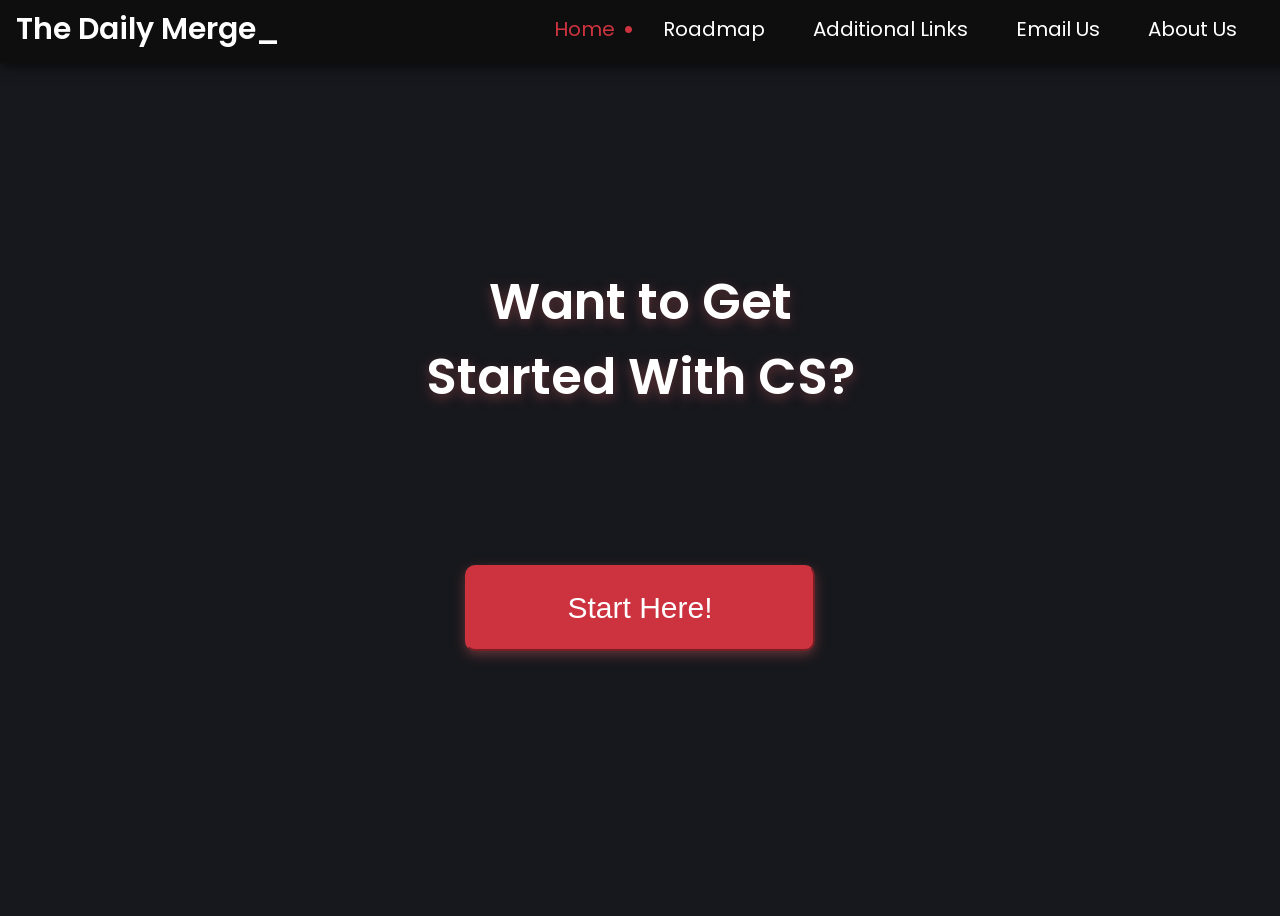
<file: index.html>
<!DOCTYPE html>
<html>
    <head>
        <meta http-equiv="refresh" content="0; url=Pages/homePage.html" />
    </head>
    <body>
        <h1>How to prepare to be a Computer Science Major:</h1>
        <p>Do a lot of CS stuff.</p>
    </body>
</html>
</file>
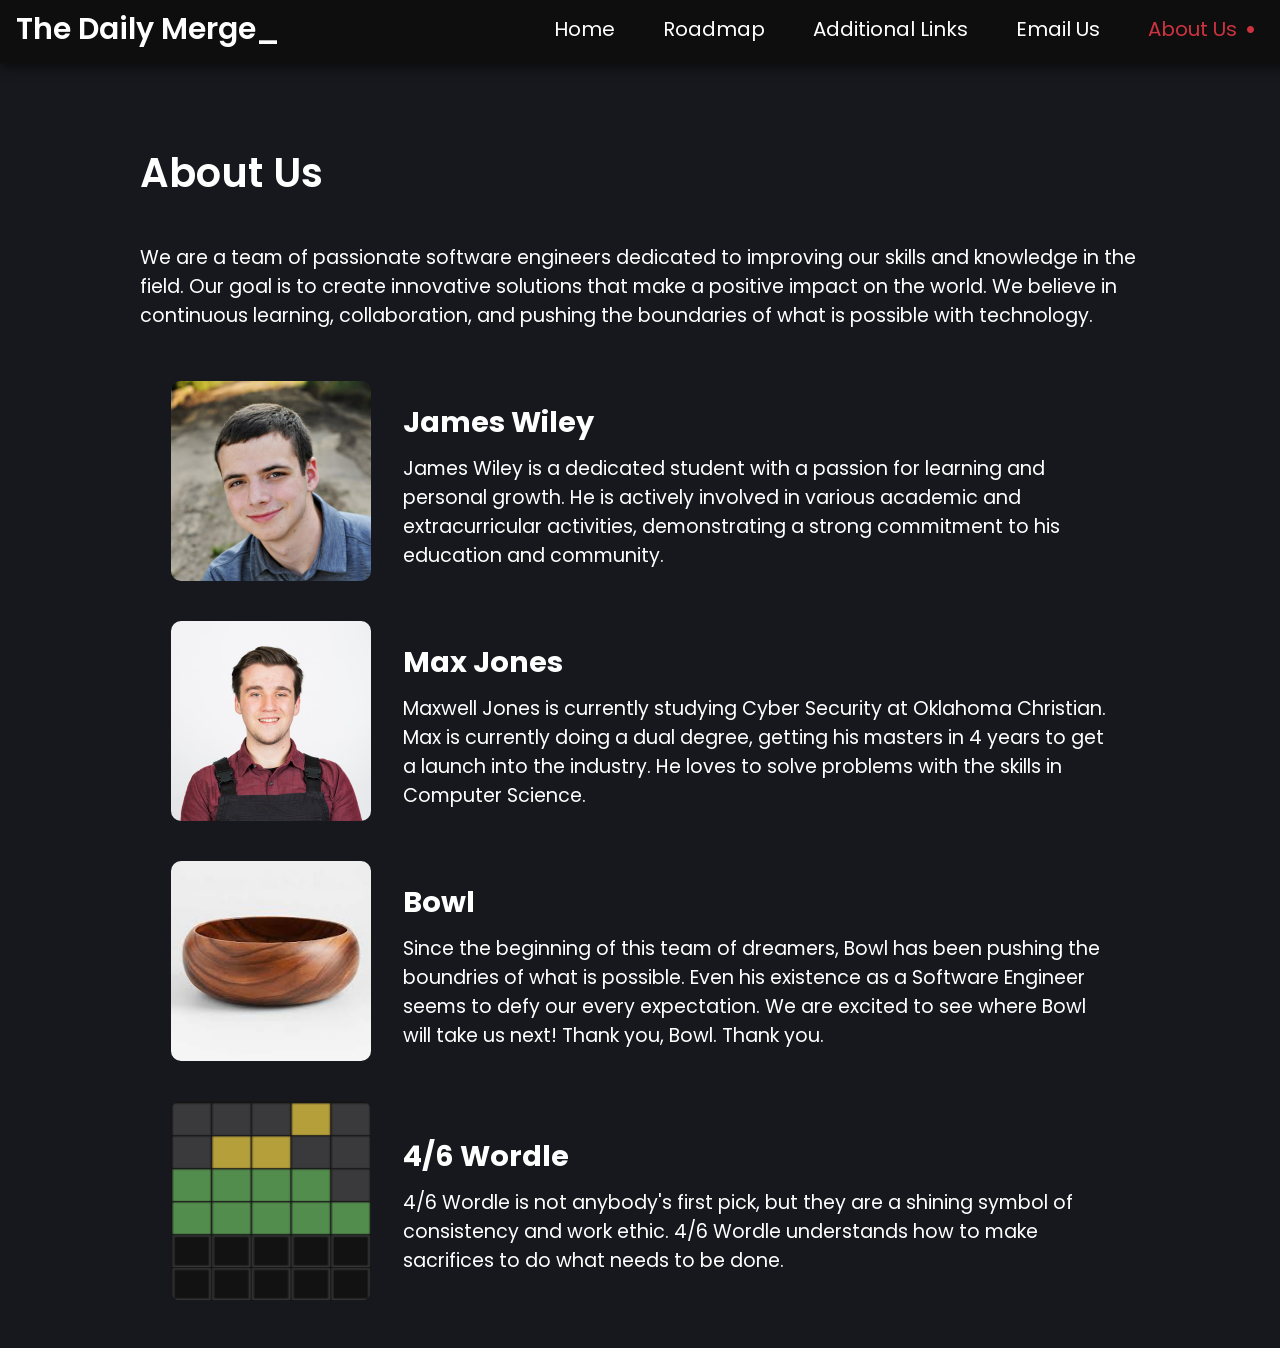
<file: Pages/about.html>
<!DOCTYPE html>
<html>
    <head>
        <meta charset="UTF-8">
        <link rel="stylesheet" href="../Style Sheets/master.css" />
        <link rel="stylesheet" href="../Style Sheets/about.css" />
        <link rel="preconnect" href="https://fonts.googleapis.com" />
        <link rel="preconnect" href="https://fonts.gstatic.com" crossorigin />
        <link
            href="https://fonts.googleapis.com/css2?family=Poppins:ital,wght@0,100;0,200;0,300;0,400;0,500;0,600;0,700;0,800;0,900;1,100;1,200;1,300;1,400;1,500;1,600;1,700;1,800;1,900&display=swap"
            rel="stylesheet"
        />
    </head>
    <body>
        <div class="navbar">
            <div class="navbarTitle">The Daily Merge_</div>
            <ul>
                <li><a href="homePage.html">Home</a></li>
                <li><a href="roadmap.html">Roadmap</a></li>
                <li><a href="additionalResources.html">Additional Links</a></li>
                <li><a href="emailPage.html">Email Us</a></li>
                <li><a href="about.html" class="active">About Us</a></li>
            </ul>
        </div>
    
        <div class="leftTitleColumn">
            <div class="pageTitle">About Us</div>
            <div class="text">
                We are a team of passionate software engineers dedicated to improving our skills and knowledge in the field. Our goal is to create innovative solutions that make a positive impact on the world. We believe in continuous learning, collaboration, and pushing the boundaries of what is possible with technology.
            </div>
        </div>
        <div class="wideColumn">
            <table class="table text">
                <tr>
                    <th><img src="../Images/avatar-JamesWiley.png" alt="James Wiley" class="headerImage"/></th>
                    <td><p class="name">James Wiley</p>James Wiley is a dedicated student with a passion for learning and personal growth. He is actively involved in various academic and extracurricular activities, demonstrating a strong commitment to his education and community.</td>
                </tr>
                <tr>
                    <th><img src="../Images/avatar-MaxJones.png" alt="Max Jones" class="headerImage"/></th>
                    <td>
                        <p class="name">Max Jones</p>
                        Maxwell Jones is currently studying Cyber Security at Oklahoma Christian. Max is currently doing a dual degree, getting his masters in 4 years to get a launch into the industry. He loves to solve problems with the skills in Computer Science.
                    </td>
                </tr>
                <tr>
                    <th><img src="../Images/avatar-Bowl.jpg" alt="Bowl" class="headerImage"/></th>
                    <td><p class="name">Bowl</p>Since the beginning of this team of dreamers, Bowl has been pushing the boundries of what is possible. Even his existence as a Software Engineer seems to defy our every expectation. We are excited to see where Bowl will take us next! Thank you, Bowl. Thank you.</td>
                </tr>
                <tr>
                    <th><img src="../Images/avatar-Wordle.png" alt="4/6 Wordle" class="headerImage"/></th>
                    <td><p class="name">4/6 Wordle</p>4/6 Wordle is not anybody's first pick, but they are a shining symbol of consistency and work ethic. 4/6 Wordle understands how to make sacrifices to do what needs to be done.</td>
                </tr>
            </table>
        </div>
    </body>
</html>
</file>
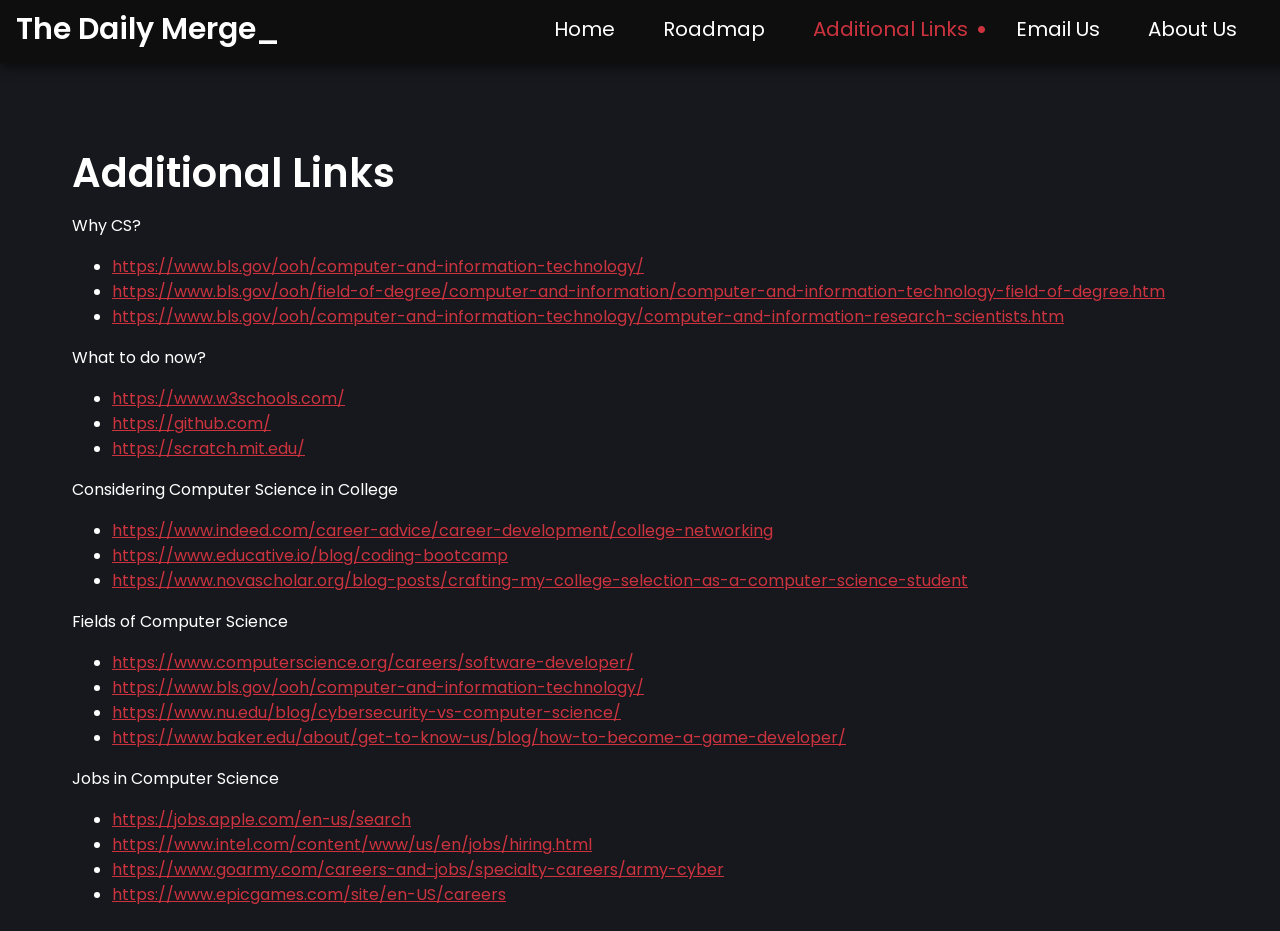
<file: Pages/additionalResources.html>
<!DOCTYPE html>
<html>
    <head>
        <meta charset="UTF-8">
        <link rel="stylesheet" href="../Style Sheets/master.css" />
        <link rel="stylesheet" href="../Style Sheets/infoPage.css" />
        <link rel="preconnect" href="https://fonts.googleapis.com" />
        <link rel="preconnect" href="https://fonts.gstatic.com" crossorigin />
        <link
            href="https://fonts.googleapis.com/css2?family=Poppins:ital,wght@0,100;0,200;0,300;0,400;0,500;0,600;0,700;0,800;0,900;1,100;1,200;1,300;1,400;1,500;1,600;1,700;1,800;1,900&display=swap"
            rel="stylesheet"
        />
    </head>
    <body>
        <div class="navbar">
            <div class="navbarTitle">The Daily Merge_</div>
            <ul>
                <li><a href="homePage.html">Home</a></li>
                <li><a href="roadmap.html">Roadmap</a></li>
                <li><a href="additionalResources.html" class="active">Additional Links</a></li>
                <li><a href="emailPage.html">Email Us</a></li>
                <li><a href="about.html">About Us</a></li>
            </ul>
        </div>


        <div class="row">
            <div class="column">
                <div class="title">
                    Additional Links 
                </div>

                <div class="bodyText">
                    Why CS?
                    <ul>
                        <li><a href="https://www.bls.gov/ooh/computer-and-information-technology/">https://www.bls.gov/ooh/computer-and-information-technology/</a></li>
                        <li><a href="https://www.bls.gov/ooh/field-of-degree/computer-and-information/computer-and-information-technology-field-of-degree.htm">https://www.bls.gov/ooh/field-of-degree/computer-and-information/computer-and-information-technology-field-of-degree.htm</a></li>
                        <li><a href="https://www.bls.gov/ooh/computer-and-information-technology/computer-and-information-research-scientists.htm">https://www.bls.gov/ooh/computer-and-information-technology/computer-and-information-research-scientists.htm</a></li>
                    </ul>
                    What to do now?
                    <ul>
                        <li><a href="https://www.w3schools.com/">https://www.w3schools.com/</a></li>
                        <li><a href="https://github.com/">https://github.com/</a></li>
                        <li><a href="https://scratch.mit.edu/">https://scratch.mit.edu/</a></li>
                    </ul>
                    Considering Computer Science in College
                    <ul>
                        <li><a href="https://www.indeed.com/career-advice/career-development/college-networking">https://www.indeed.com/career-advice/career-development/college-networking</a></li>
                        <li><a href="https://www.educative.io/blog/coding-bootcamp">https://www.educative.io/blog/coding-bootcamp</a></li>
                        <li><a href="https://www.novascholar.org/blog-posts/crafting-my-college-selection-as-a-computer-science-student">https://www.novascholar.org/blog-posts/crafting-my-college-selection-as-a-computer-science-student</a></li>
                    </ul>
                    Fields of Computer Science
                    <ul>
                        <li><a href="https://www.computerscience.org/careers/software-developer/">https://www.computerscience.org/careers/software-developer/</a></li>
                        <li><a href="https://www.bls.gov/ooh/computer-and-information-technology/">https://www.bls.gov/ooh/computer-and-information-technology/</a></li>
                        <li><a href="https://www.nu.edu/blog/cybersecurity-vs-computer-science/">https://www.nu.edu/blog/cybersecurity-vs-computer-science/</a></li>
                        <li><a href="https://www.baker.edu/about/get-to-know-us/blog/how-to-become-a-game-developer/">https://www.baker.edu/about/get-to-know-us/blog/how-to-become-a-game-developer/</a></li>
                    </ul>
                    Jobs in Computer Science
                    <ul>
                        <li><a href="https://jobs.apple.com/en-us/search">https://jobs.apple.com/en-us/search</a></li>
                        <li><a href="https://www.intel.com/content/www/us/en/jobs/hiring.html">https://www.intel.com/content/www/us/en/jobs/hiring.html</a></li>
                        <li><a href="https://www.goarmy.com/careers-and-jobs/specialty-careers/army-cyber">https://www.goarmy.com/careers-and-jobs/specialty-careers/army-cyber</a></li>
                        <li><a href="https://www.epicgames.com/site/en-US/careers">https://www.epicgames.com/site/en-US/careers</a></li>
                    </ul>

                </div>
            </div>
        </div>
    </body>
</html>
</file>
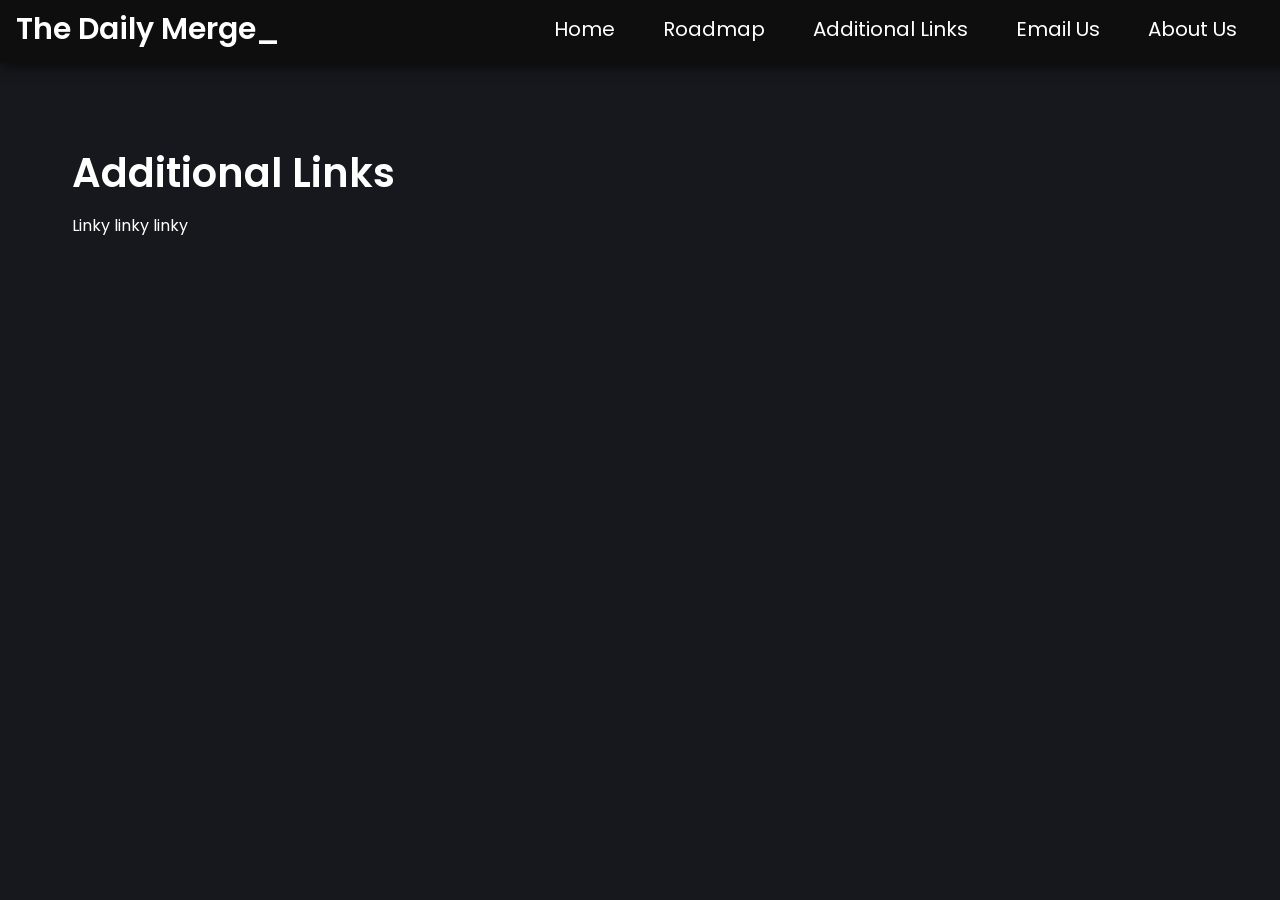
<file: Pages/additonalResources.html>
<!DOCTYPE html>
<html>
    <head>
        <link rel="stylesheet" href="../Style Sheets/master.css" />
        <link rel="stylesheet" href="../Style Sheets/infoPage.css" />
        <link rel="preconnect" href="https://fonts.googleapis.com" />
        <link rel="preconnect" href="https://fonts.gstatic.com" crossorigin />
        <link
            href="https://fonts.googleapis.com/css2?family=Poppins:ital,wght@0,100;0,200;0,300;0,400;0,500;0,600;0,700;0,800;0,900;1,100;1,200;1,300;1,400;1,500;1,600;1,700;1,800;1,900&display=swap"
            rel="stylesheet"
        />
    </head>
    <body>
        <div class="navbar">
            <div class="navbarTitle">The Daily Merge_</div>
            <ul>
                <!-- Im not sure how we wanna do our routing -->
                <li><a href="#Home">Home</a></li>
                <li><a href="#Roadmap">Roadmap</a></li>
                <li><a href="#AdditionalLinks">Additional Links</a></li>
                <li><a href="#EmailUs">Email Us</a></li>
                <li><a href="#AboutUs">About Us</a></li>
            </ul>
        </div>


        <div class="row">
            <div class="column">
                <div class="title">
                    Additional Links 
                </div>

                <div class="bodyText">
                    Linky linky linky
                </div>
            </div>
        </div>
    </body>
</html>
</file>
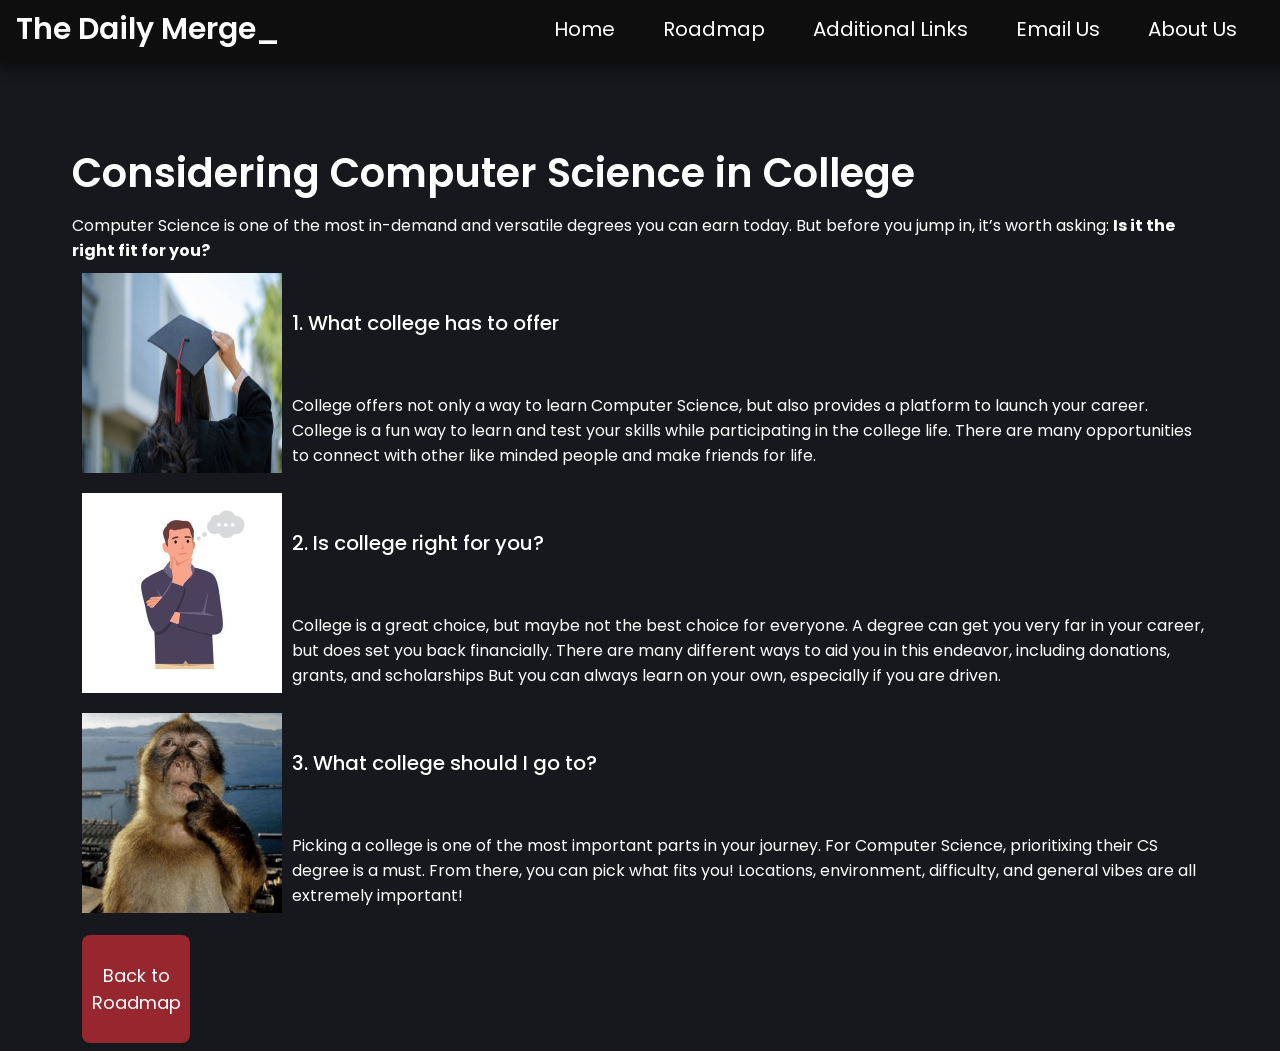
<file: Pages/college.html>
<!DOCTYPE html>
<html>
    <head>
        <meta charset="UTF-8">
        <link rel="stylesheet" href="../Style Sheets/master.css" />
        <link rel="stylesheet" href="../Style Sheets/infoPage.css" />
        <link rel="preconnect" href="https://fonts.googleapis.com" />
        <link rel="preconnect" href="https://fonts.gstatic.com" crossorigin />
        <link
            href="https://fonts.googleapis.com/css2?family=Poppins:ital,wght@0,100;0,200;0,300;0,400;0,500;0,600;0,700;0,800;0,900;1,100;1,200;1,300;1,400;1,500;1,600;1,700;1,800;1,900&display=swap"
            rel="stylesheet"
        />
    </head>
    <body>
        <div class="navbar">
            <div class="navbarTitle">The Daily Merge_</div>
            <ul>
                <li><a href="homePage.html">Home</a></li>
                <li><a href="roadmap.html">Roadmap</a></li>
                <li><a href="additionalResources.html">Additional Links</a></li>
                <li><a href="emailPage.html">Email Us</a></li>
                <li><a href="about.html">About Us</a></li>
            </ul>
        </div>


        <div class="row">
            <div class="column">
                <div class="row">
                    <div class="title">
                        Considering Computer Science in College
                    </div>
                </div>
                <div class="row">
                    <div class="bodyText">
                        Computer Science is one of the most in-demand and versatile degrees you can earn today. But before you jump in, it’s worth asking: <strong>Is it the right fit for you?</strong>
                    </div>
                </div>
                <div class="row">
                    <img src="../Images/college.jpg" class="headerImage"/>
                    <div class="column">
                        <div class="row">
                            <div class="header">
                                1. What college has to offer
                            </div>
                        </div>
                        <div class="road">
                            <div class="bodyText">
                                College offers not only a way to learn Computer Science, but also provides a platform to launch your career. 
                                College is a fun way to learn and test your skills while participating in the college life.
                                There are many opportunities to connect with other like minded people and make friends for life.
                            </div>
                        </div>
                    </div>
                </div>
                <div class="row">
                    <img src="../Images/person-thinking.jpg" class="headerImage"/>
                    <div class="column">
                        <div class="row">
                            <div class="header">
                                2. Is college right for you?
                            </div>
                        </div>
                        <div class="row">
                            <div class="bodyText">
                                College is a great choice, but maybe not the best choice for everyone.
                                A degree can get you very far in your career, but does set you back financially.
                                There are many different ways to aid you in this endeavor, including donations, grants, and scholarships
                                But you can always learn on your own, especially if you are driven.
                            </div>
                        </div>
                    </div>
                </div>
                <div class="row">
                    <img src="../Images/monkey thinking.png" class="headerImage"/>
                    <div class="column">
                        <div class="row">
                            <div class="header">
                                3. What college should I go to?
                            </div>
                        </div>
                        <div class="row">
                            <div class="bodyText">
                                Picking a college is one of the most important parts in your journey.
                                For Computer Science, prioritixing their CS degree is a must.
                                From there, you can pick what fits you!
                                Locations, environment, difficulty, and general vibes are all extremely important!
                            </div>
                        </div>
                    </div>
                </div>
                <div class="roadmapButton" style="margin-left: 10px; margin-top: 12px" onclick="window.location.href='roadmap.html'">Back to Roadmap</button>
            </div>
        </div>
    </body>
</html>
</file>
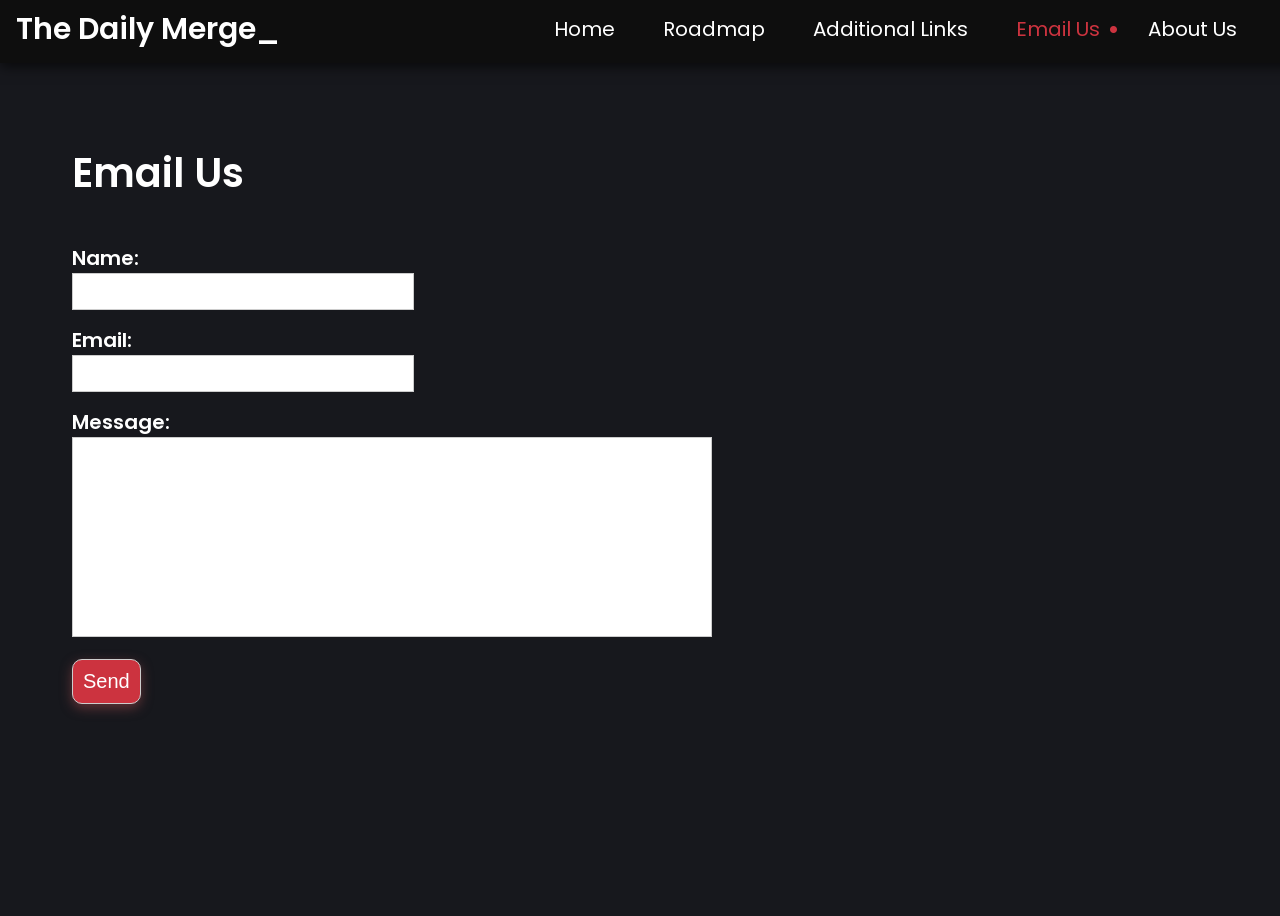
<file: Pages/emailPage.html>
<!DOCTYPE html>
<html>
    <head>
        <meta charset="UTF-8" />
        <link rel="stylesheet" href="../Style Sheets/master.css" />
        <link rel="stylesheet" href="../Style Sheets/emailPage.css" />
        <link rel="preconnect" href="https://fonts.googleapis.com" />
        <link rel="preconnect" href="https://fonts.gstatic.com" crossorigin />
        <link
            href="https://fonts.googleapis.com/css2?family=Poppins:ital,wght@0,100;0,200;0,300;0,400;0,500;0,600;0,700;0,800;0,900;1,100;1,200;1,300;1,400;1,500;1,600;1,700;1,800;1,900&display=swap"
            rel="stylesheet"
        />
    </head>

    <body>
        <div class="navbar">
            <div class="navbarTitle">The Daily Merge_</div>
            <ul>
                <li><a href="homePage.html">Home</a></li>
                <li><a href="roadmap.html">Roadmap</a></li>
                <li><a href="additionalResources.html">Additional Links</a></li>
                <li><a href="emailPage.html" class="active">Email Us</a></li>
                <li><a href="about.html">About Us</a></li>
            </ul>
        </div>
        <div class="emailColumn">
            <div class="title">Email Us</div>
            <form class="emailForm">
                <label for="name" class="emailLabel">Name:</label><br />
                <input
                    type="text"
                    id="name"
                    name="name"
                    class="smallForm"
                /><br />
                <label for="email" class="emailLabel">Email:</label><br />
                <input
                    type="text"
                    id="name"
                    name="name"
                    class="smallForm"
                /><br />
                <label for="message" class="emailLabel">Message:</label><br />
                <textarea
                    type="text"
                    id="message"
                    name="message"
                    class="largeForm"
                ></textarea
                ><br />
                <input type="submit" value="Send" class="emailSubmit" />
            </form>
        </div>
    </body>
</html>
</file>
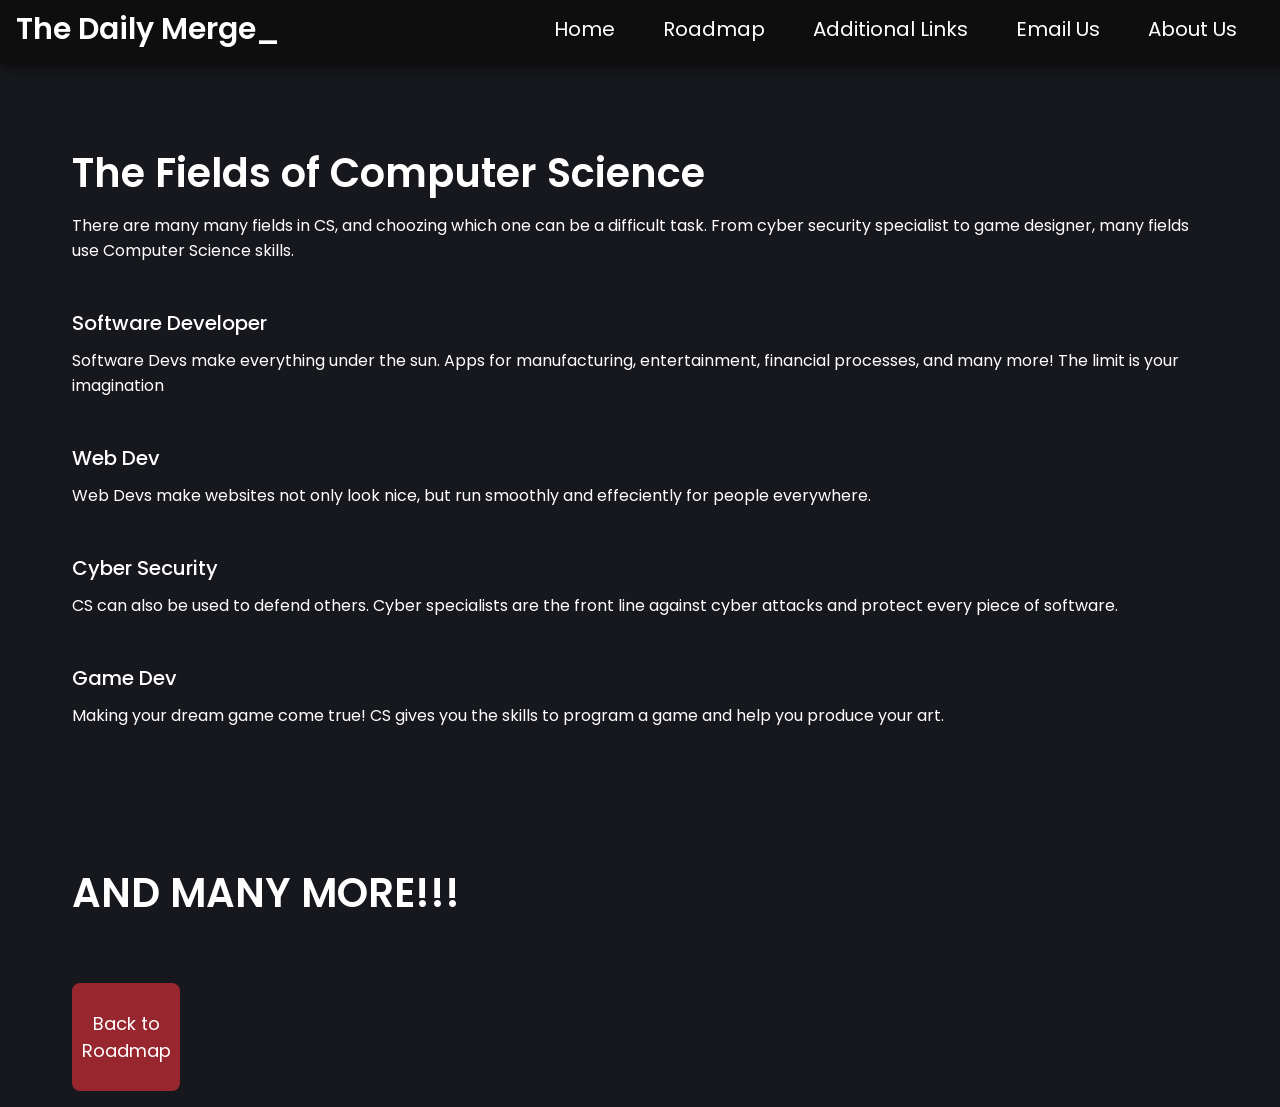
<file: Pages/fields.html>
<!DOCTYPE html>
<html>
    <head>
        <meta charset="UTF-8" />
        <link rel="stylesheet" href="../Style Sheets/master.css" />
        <link rel="stylesheet" href="../Style Sheets/infoPage.css" />
        <link rel="preconnect" href="https://fonts.googleapis.com" />
        <link rel="preconnect" href="https://fonts.gstatic.com" crossorigin />
        <link
            href="https://fonts.googleapis.com/css2?family=Poppins:ital,wght@0,100;0,200;0,300;0,400;0,500;0,600;0,700;0,800;0,900;1,100;1,200;1,300;1,400;1,500;1,600;1,700;1,800;1,900&display=swap"
            rel="stylesheet"
        />
    </head>
    <body>
        <div class="navbar">
            <div class="navbarTitle">The Daily Merge_</div>
            <ul>
                <li><a href="homePage.html">Home</a></li>
                <li><a href="roadmap.html">Roadmap</a></li>
                <li><a href="additionalResources.html">Additional Links</a></li>
                <li><a href="emailPage.html">Email Us</a></li>
                <li><a href="about.html">About Us</a></li>
            </ul>
        </div>

        <div class="row">
            <div class="column">
                <div class="row">
                    <div class="title">The Fields of Computer Science</div>
                </div>
                <div class="row">
                    <div class="bodyText">
                        There are many many fields in CS, and choozing which one
                        can be a difficult task. From cyber security specialist
                        to game designer, many fields use Computer Science
                        skills.
                    </div>
                </div>
                <div class="row">
                    <div class="emptyHeader">Software Developer</div>
                </div>
                <div class="road">
                    <div class="bodyText">
                        Software Devs make everything under the sun. Apps for
                        manufacturing, entertainment, financial processes, and
                        many more! The limit is your imagination
                    </div>
                </div>
                <div class="row">
                    <div class="emptyHeader">Web Dev</div>
                </div>
                <div class="row">
                    <div class="bodyText">
                        Web Devs make websites not only look nice, but run
                        smoothly and effeciently for people everywhere.
                    </div>
                </div>
                <div class="row">
                    <div class="emptyHeader">Cyber Security</div>
                </div>
                <div class="row">
                    <div class="bodyText">
                        CS can also be used to defend others. Cyber specialists
                        are the front line against cyber attacks and protect
                        every piece of software.
                    </div>
                </div>
                <div class="row">
                    <div class="emptyHeader">Game Dev</div>
                </div>
                <div class="row">
                    <div class="bodyText">
                        Making your dream game come true! CS gives you the
                        skills to program a game and help you produce your art.
                    </div>
                </div>
                <div class="row">
                    <div class="title">AND MANY MORE!!!</div>
                </div>
                <div class="roadmapButton" style="margin-bottom: 8px" onclick="window.location.href='roadmap.html'">Back to Roadmap</button>
            </div>
        </div>
    </body>
</html>
</file>
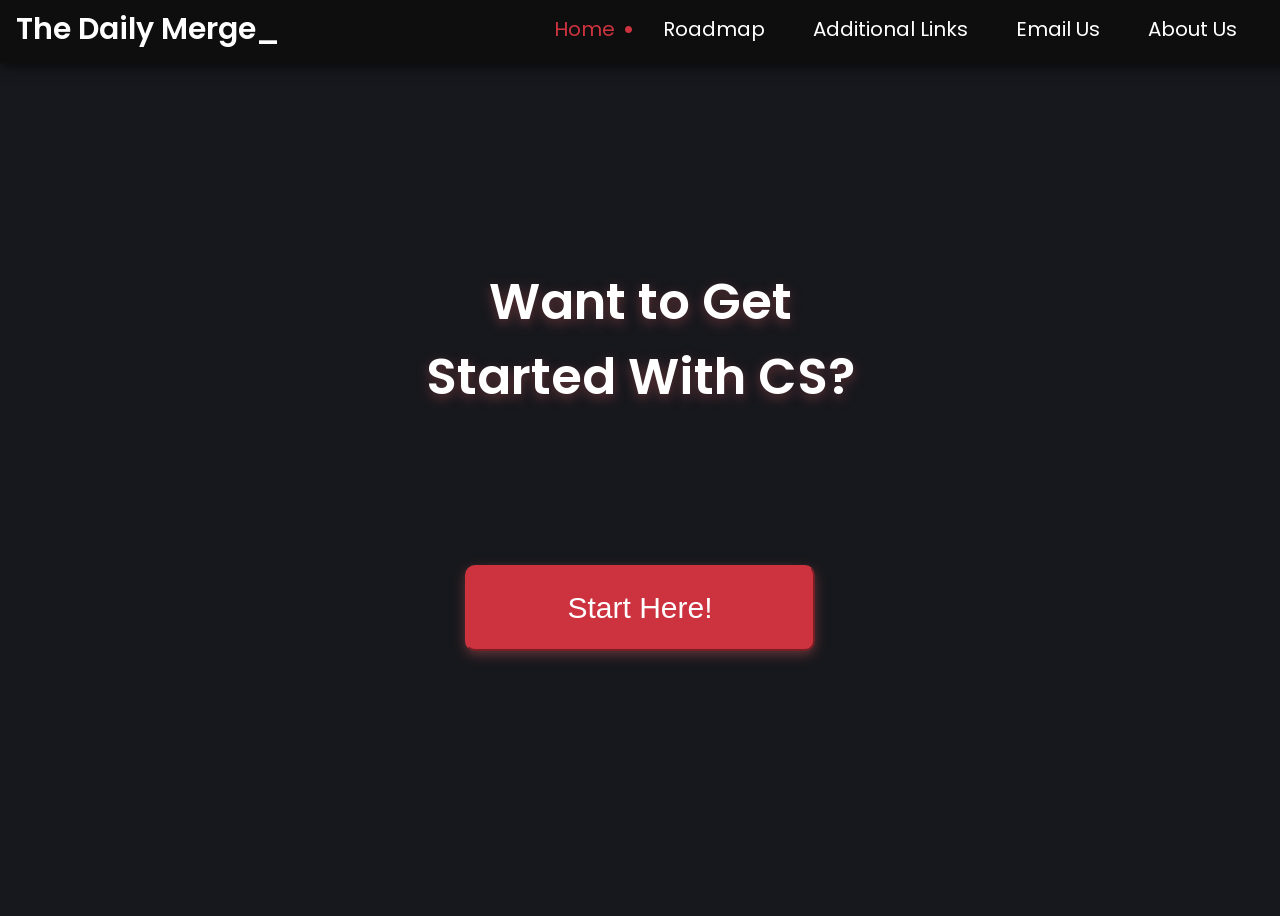
<file: Pages/homePage.html>
<!DOCTYPE html>
<html>
    <head>
        <meta charset="UTF-8">
        <link rel="stylesheet" href="../Style Sheets/master.css" />
        <link rel="stylesheet" href="../Style Sheets/homePage.css" />
        <link rel="preconnect" href="https://fonts.googleapis.com" />
        <link rel="preconnect" href="https://fonts.gstatic.com" crossorigin />
        <link
            href="https://fonts.googleapis.com/css2?family=Poppins:ital,wght@0,100;0,200;0,300;0,400;0,500;0,600;0,700;0,800;0,900;1,100;1,200;1,300;1,400;1,500;1,600;1,700;1,800;1,900&display=swap"
            rel="stylesheet"
        />
    </head>
    <body>
        <div class="navbar">
            <div class="navbarTitle">The Daily Merge_</div>
            <ul>
                <li><a href="homePage.html" class="active">Home</a></li>
                <li><a href="roadmap.html">Roadmap</a></li>
                <li><a href="additionalResources.html">Additional Links</a></li>
                <li><a href="emailPage.html">Email Us</a></li>
                <li><a href="about.html">About Us</a></li>
            </ul>
        </div>

        <div class="heroColumn">
            <div class="heroTitle">Want to Get Started With CS?</div>

            <button class="heroButton" onclick="window.location.href='roadmap.html';">Start Here!</button>
        </div>
    </body>
</html>
</file>
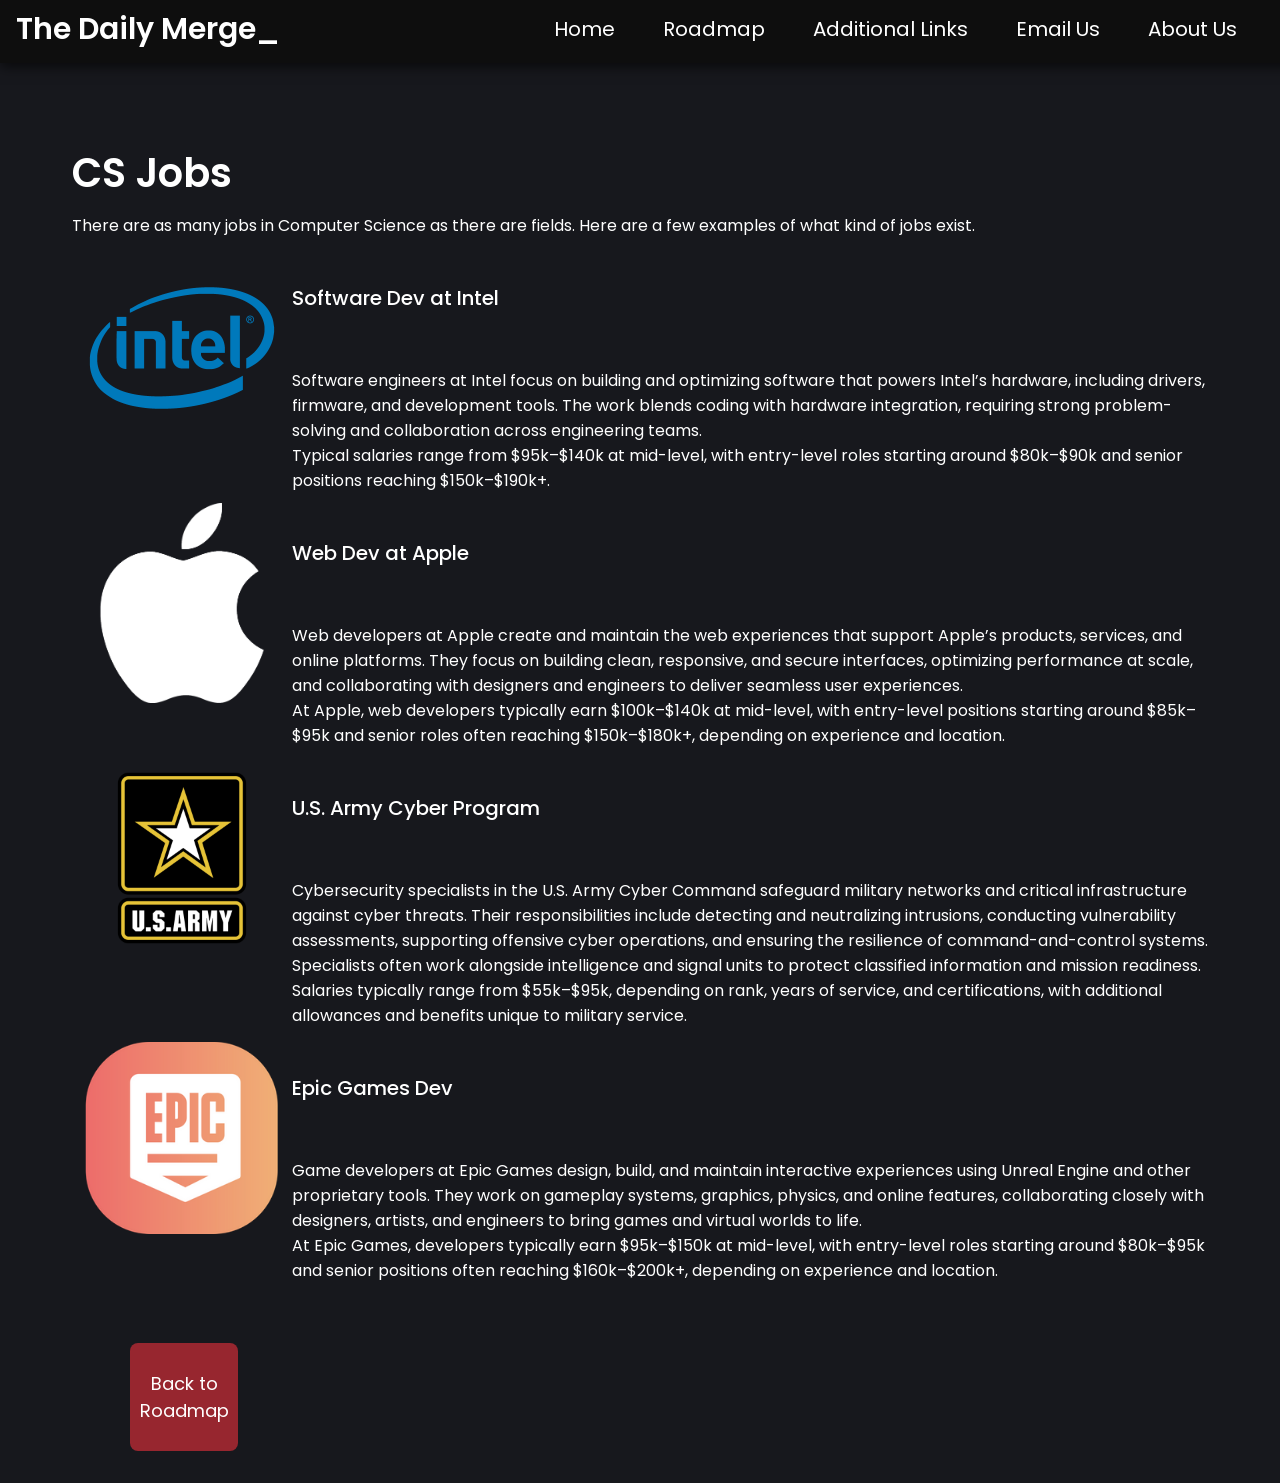
<file: Pages/jobs.html>
<!DOCTYPE html>
<html>
    <head>
        <link rel="stylesheet" href="../Style Sheets/master.css" />
        <link rel="stylesheet" href="../Style Sheets/infoPage.css" />
        <link rel="stylesheet" href="../Style Sheets/about.css" />
        <link rel="preconnect" href="https://fonts.googleapis.com" />
        <link rel="preconnect" href="https://fonts.gstatic.com" crossorigin />
        <link
            href="https://fonts.googleapis.com/css2?family=Poppins:ital,wght@0,100;0,200;0,300;0,400;0,500;0,600;0,700;0,800;0,900;1,100;1,200;1,300;1,400;1,500;1,600;1,700;1,800;1,900&display=swap"
            rel="stylesheet"
        />
    </head>
    <body>
        <div class="navbar">
            <div class="navbarTitle">The Daily Merge_</div>
            <ul>
                <li><a href="homePage.html">Home</a></li>
                <li><a href="roadmap.html">Roadmap</a></li>
                <li><a href="additionalResources.html">Additional Links</a></li>
                <li><a href="emailPage.html">Email Us</a></li>
                <li><a href="about.html">About Us</a></li>
            </ul>
        </div>

        <div class="column">
            <div class="row">
                <div class="title">
                    CS Jobs
                </div>
            </div>
            <div class="row">
                <div class="bodyText">
                    There are as many jobs in Computer Science as there are fields. Here are a few examples of what kind of jobs exist.
                </div>
            </div>
                <div class="row">
                    <img src="../Images/intel-logo.png" alt="Intel" class="headerImage"/>
                        <div class="column">
                            <div class="row">
                                <div class="header">
                                    Software Dev at Intel
                                </div>
                            </div>
                            <div class="row">
                                <div class="bodyText">
                                    Software engineers at Intel focus on building and optimizing software that powers Intel’s hardware, including drivers, firmware, and development tools. 
                                    The work blends coding with hardware integration, requiring strong problem-solving and collaboration across engineering teams. </br>
                                    Typical salaries range from $95k–$140k at mid-level, with entry-level roles starting around $80k–$90k and senior positions reaching $150k–$190k+.
                                </div>
                            </div>
                        </div>
                </div>
            <div class="row">            
                <img src="../Images/apple-white.jpg" alt="Max Jones" class="headerImage"/>
                    <div class="column">
                        <div class="row">
                            <div class="header">
                                Web Dev at Apple
                            </div>
                        </div>
                        <div class="row">
                            <div class="bodyText">
                                Web developers at Apple create and maintain the web experiences that support Apple’s products, services, and online platforms. 
                                They focus on building clean, responsive, and secure interfaces, optimizing performance at scale, and collaborating with designers and engineers to deliver seamless user experiences.</br>
                                At Apple, web developers typically earn $100k–$140k at mid-level, with entry-level positions starting around $85k–$95k and senior roles often reaching $150k–$180k+, depending on experience and location.
                            </div>
                        </div>
                    </div>
            </div>
            <div class="row">
                <img src="../Images/us-army.png" alt="us-army" class="headerImage"/>
                    <div class="column">
                        <div class="row">
                            <div class="header">
                                U.S. Army Cyber Program
                            </div>
                        </div>
                        <div class="row">
                            <div class="bodyText">
                                Cybersecurity specialists in the U.S. Army Cyber Command safeguard military networks and critical infrastructure against cyber threats. 
                                Their responsibilities include detecting and neutralizing intrusions, conducting vulnerability assessments, supporting offensive cyber operations, and ensuring the resilience of command-and-control systems. 
                                Specialists often work alongside intelligence and signal units to protect classified information and mission readiness. </br>
                                Salaries typically range from $55k–$95k, depending on rank, years of service, and certifications, with additional allowances and benefits unique to military service.
                            </div>
                        </div>
                    </div>
            </div>
            <div class="row">
                <img src="../Images/epic-games-logo.webp" alt="epic games" class="headerImage"/>
                    <div class="column">
                        <div class="row">
                            <div class="header">
                                Epic Games Dev
                            </div>
                        </div>
                        <div class="row">
                            <div class="bodyText">
                                Game developers at Epic Games design, build, and maintain interactive experiences using Unreal Engine and other proprietary tools. 
                                They work on gameplay systems, graphics, physics, and online features, collaborating closely with designers, artists, and engineers to bring games and virtual worlds to life. </br>
                                At Epic Games, developers typically earn $95k–$150k at mid-level, with entry-level roles starting around $80k–$95k and senior positions often reaching $160k–$200k+, depending on experience and location.
                            </div>
                        </div>
                    </div>
                </div>
            </div>
            <div class="roadmapButton" style="margin-left: 58px; margin-bottom: 32px;" onclick="window.location.href='roadmap.html'">Back to Roadmap</button>
        </div>
    </body>
</html>
</file>
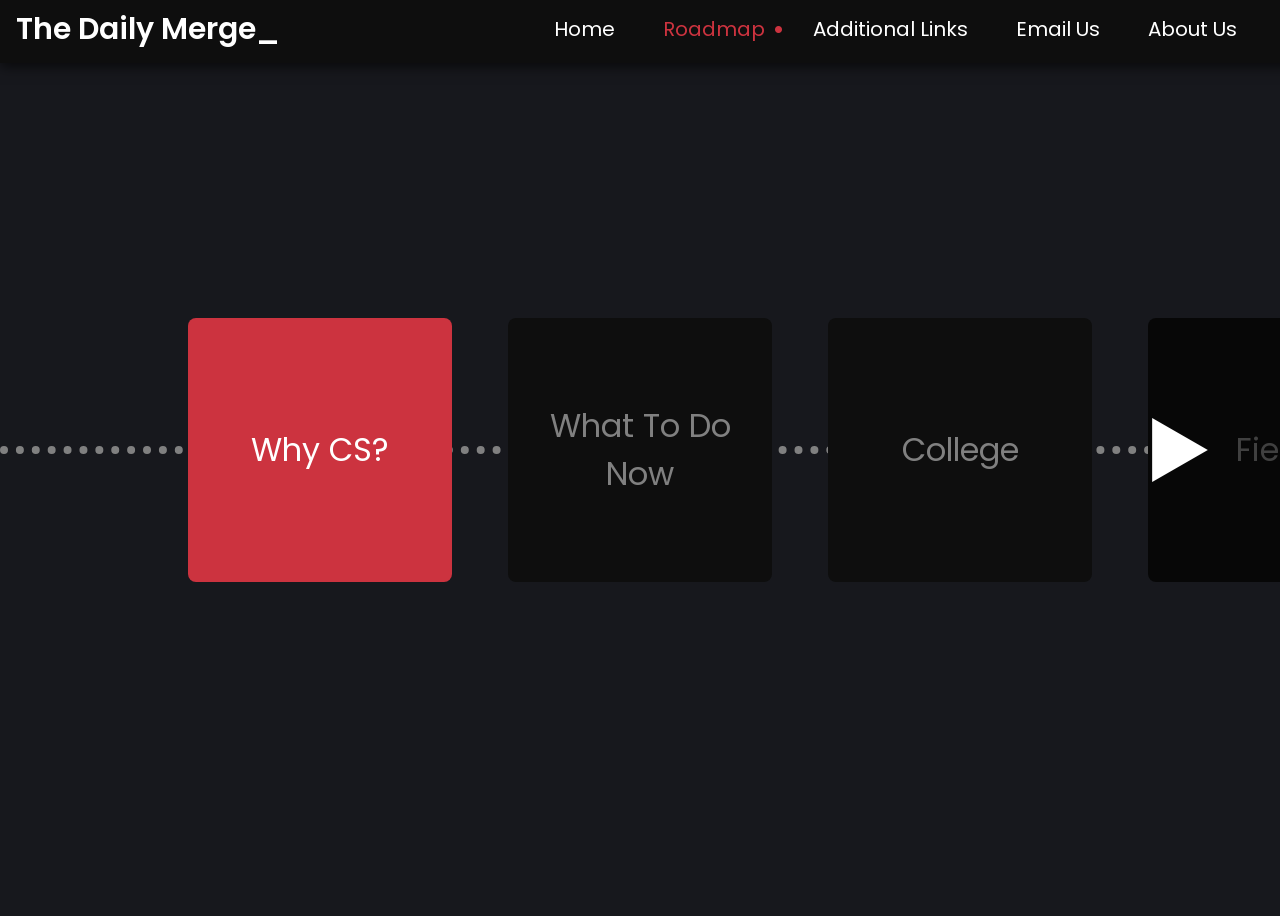
<file: Pages/roadmap.html>
<!DOCTYPE html>
<html>
    <head>
        <meta charset="UTF-8" />
        <link rel="stylesheet" href="../Style Sheets/master.css" />
        <link rel="stylesheet" href="../Style Sheets/roadmap.css" />
        <link rel="preconnect" href="https://fonts.googleapis.com" />
        <link rel="preconnect" href="https://fonts.gstatic.com" crossorigin />
        <link
            href="https://fonts.googleapis.com/css2?family=Poppins:ital,wght@0,100;0,200;0,300;0,400;0,500;0,600;0,700;0,800;0,900;1,100;1,200;1,300;1,400;1,500;1,600;1,700;1,800;1,900&display=swap"
            rel="stylesheet"
        />
        <script>
            window.onpageshow = function (event) {
                if (event.persisted) {
                    window.location.reload();
                }
            };
        </script>
    </head>
    <body>
        <div class="navbar">
            <div class="navbarTitle">The Daily Merge_</div>
            <ul>
                <li><a href="homePage.html">Home</a></li>
                <li><a href="roadmap.html" class="active">Roadmap</a></li>
                <li><a href="additionalResources.html">Additional Links</a></li>
                <li><a href="emailPage.html">Email Us</a></li>
                <li><a href="about.html">About Us</a></li>
            </ul>
        </div>
        <div class="roadmapRow">
            <div class="roadmapLine"></div>
            <div
                class="roadmapElement"
                id="element1"
                onclick="onCardClicked('whyCS.html', 'element2')"
            >
                Why CS?
            </div>
            <div
                class="roadmapElement"
                id="element2"
                onclick="onCardClicked('whatToDoNow.html', 'element3')"
            >
                What To Do Now
            </div>
            <div
                class="roadmapElement"
                id="element3"
                onclick="onCardClicked('college.html', 'element4')"
            >
                College
            </div>
            <div
                class="roadmapElement"
                id="element4"
                onclick="onCardClicked('fields.html', 'element5')"
            >
                Fields
            </div>
            <div
                class="roadmapElement"
                id="element5"
                onclick="onCardClicked('jobs.html', 'element6')"
            >
                Jobs
            </div>
            <div class="roadmapElement" id="element6" style="cursor: default">
                profit :)
            </div>
            <button class="roadmapArrow leftArrow" id="leftArrow"></button>
            <button class="roadmapArrow rightArrow" id="rightArrow"></button>
        </div>
        <script src="../JavaScript/roadmap.js"></script>
    </body>
</html>
</file>
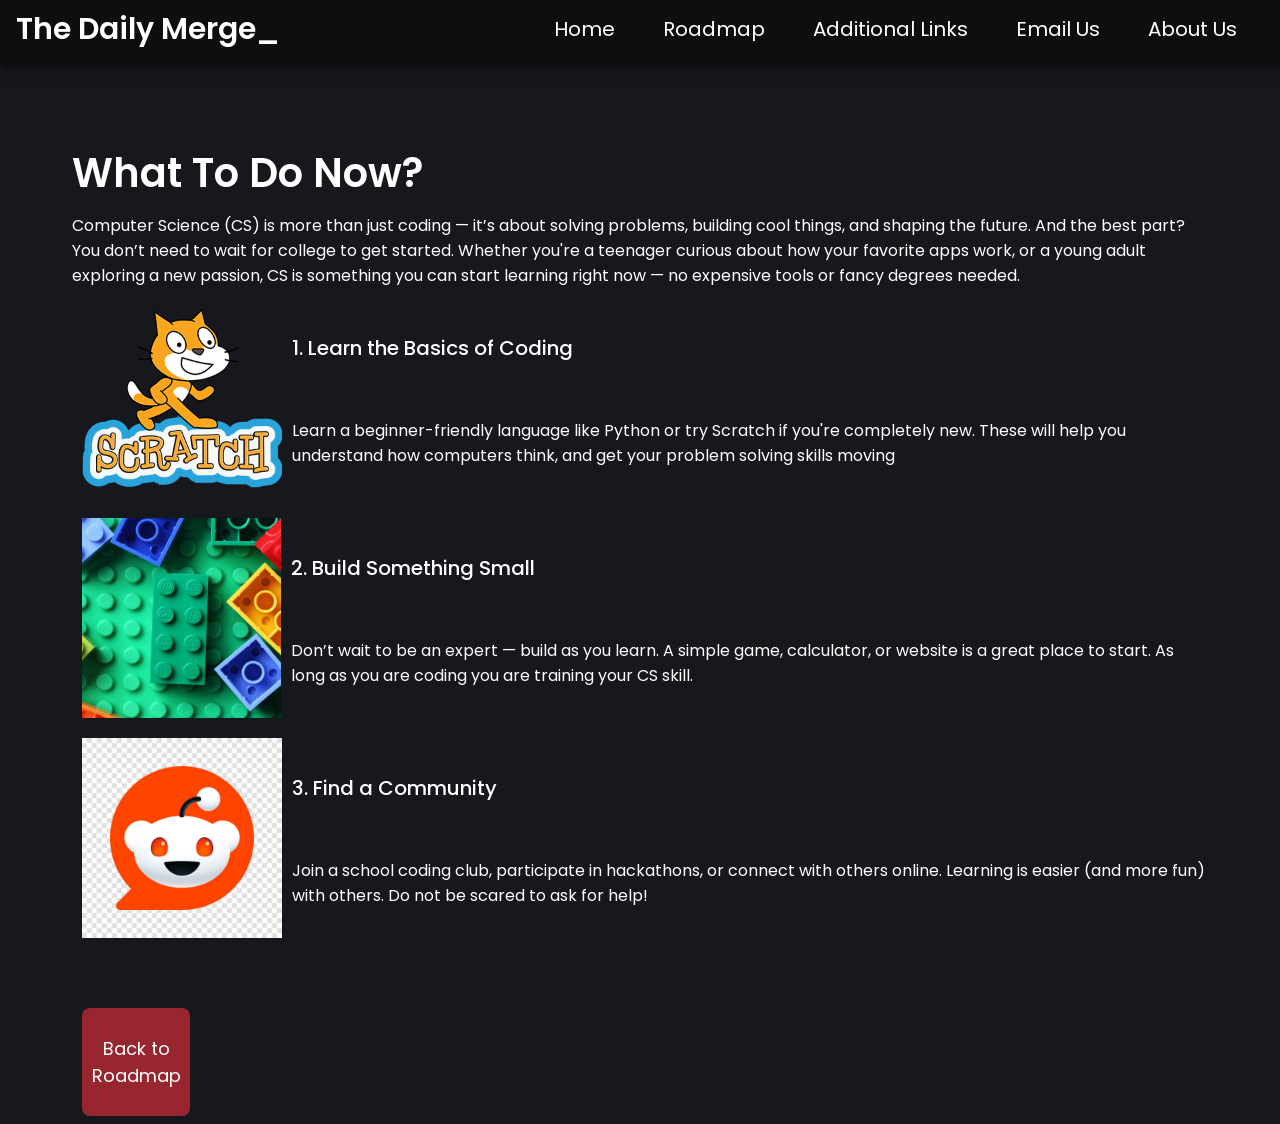
<file: Pages/whatToDoNow.html>
<!DOCTYPE html>
<html>
    <head>
        <meta charset="UTF-8" />
        <link rel="stylesheet" href="../Style Sheets/master.css" />
        <link rel="stylesheet" href="../Style Sheets/infoPage.css" />
        <link rel="preconnect" href="https://fonts.googleapis.com" />
        <link rel="preconnect" href="https://fonts.gstatic.com" crossorigin />
        <link
            href="https://fonts.googleapis.com/css2?family=Poppins:ital,wght@0,100;0,200;0,300;0,400;0,500;0,600;0,700;0,800;0,900;1,100;1,200;1,300;1,400;1,500;1,600;1,700;1,800;1,900&display=swap"
            rel="stylesheet"
        />
    </head>
    <body>
        <div class="navbar">
            <div class="navbarTitle">The Daily Merge_</div>
            <ul>
                <li><a href="homePage.html">Home</a></li>
                <li><a href="roadmap.html">Roadmap</a></li>
                <li><a href="additionalResources.html">Additional Links</a></li>
                <li><a href="emailPage.html">Email Us</a></li>
                <li><a href="about.html">About Us</a></li>
            </ul>
        </div>

        <div class="row">
            <div class="column">
                <div class="row">
                    <div class="title">What To Do Now?</div>
                </div>
                <div class="row">
                    <div class="bodyText">
                        Computer Science (CS) is more than just coding — it’s
                        about solving problems, building cool things, and
                        shaping the future. And the best part? You don’t need to
                        wait for college to get started. Whether you're a
                        teenager curious about how your favorite apps work, or a
                        young adult exploring a new passion, CS is something you
                        can start learning right now — no expensive tools or
                        fancy degrees needed.
                    </div>
                </div>
                <div class="row">
                    <img src="../Images/Scratch-cat.webp" class="headerImage" />
                    <div class="column">
                        <div class="row">
                            <div class="header">
                                1. Learn the Basics of Coding
                            </div>
                        </div>
                        <div class="road">
                            <div class="bodyText">
                                Learn a beginner-friendly language like Python
                                or try Scratch if you're completely new. These
                                will help you understand how computers think,
                                and get your problem solving skills moving
                            </div>
                        </div>
                    </div>
                </div>
                <div class="row">
                    <img
                        src="../Images/buildSomething.png"
                        class="headerImage"
                    />
                    <div class="column">
                        <div class="row">
                            <div class="header">2. Build Something Small</div>
                        </div>
                        <div class="row">
                            <div class="bodyText">
                                Don’t wait to be an expert — build as you learn.
                                A simple game, calculator, or website is a great
                                place to start. As long as you are coding you
                                are training your CS skill.
                            </div>
                        </div>
                    </div>
                </div>
                <div class="row">
                    <img src="../Images/reddit-logo.webp" class="headerImage" />
                    <div class="column">
                        <div class="row">
                            <div class="header">3. Find a Community</div>
                        </div>
                        <div class="row">
                            <div class="bodyText">
                                Join a school coding club, participate in
                                hackathons, or connect with others online.
                                Learning is easier (and more fun) with others.
                                Do not be scared to ask for help!
                            </div>
                        </div>
                    </div>
                </div>
                <div class="roadmapButton" style="margin-left: 10px" onclick="window.location.href='roadmap.html'">Back to Roadmap</button>
            </div>
        </div>
    </body>
</html>
</file>
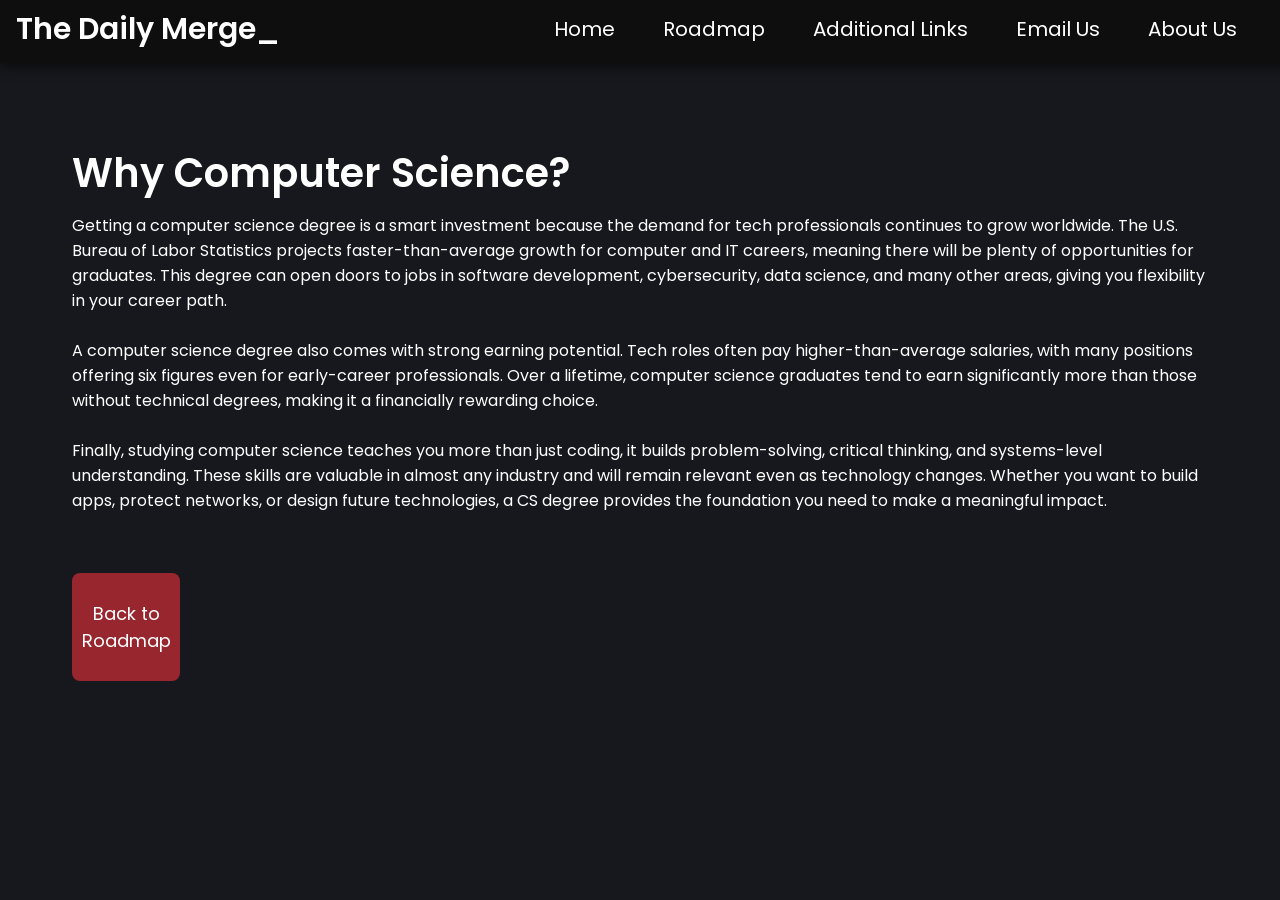
<file: Pages/whyCS.html>
<!DOCTYPE html>
<html>
    <head>
        <meta charset="UTF-8" />
        <link rel="stylesheet" href="../Style Sheets/master.css" />
        <link rel="stylesheet" href="../Style Sheets/infoPage.css" />
        <link rel="preconnect" href="https://fonts.googleapis.com" />
        <link rel="preconnect" href="https://fonts.gstatic.com" crossorigin />
        <link
            href="https://fonts.googleapis.com/css2?family=Poppins:ital,wght@0,100;0,200;0,300;0,400;0,500;0,600;0,700;0,800;0,900;1,100;1,200;1,300;1,400;1,500;1,600;1,700;1,800;1,900&display=swap"
            rel="stylesheet"
        />
    </head>
    <body>
        <div class="navbar">
            <div class="navbarTitle">The Daily Merge_</div>
            <ul>
                <li><a href="homePage.html">Home</a></li>
                <li><a href="roadmap.html">Roadmap</a></li>
                <li><a href="additionalResources.html">Additional Links</a></li>
                <li><a href="emailPage.html">Email Us</a></li>
                <li><a href="about.html">About Us</a></li>
            </ul>
        </div>

        <div class="column">
            <div class="title">Why Computer Science?</div>

            <div class="bodyText">
                Getting a computer science degree is a smart investment because
                the demand for tech professionals continues to grow worldwide.
                The U.S. Bureau of Labor Statistics projects faster-than-average
                growth for computer and IT careers, meaning there will be plenty
                of opportunities for graduates. This degree can open doors to
                jobs in software development, cybersecurity, data science, and
                many other areas, giving you flexibility in your career path.
                <br />
                <br />
                A computer science degree also comes with strong earning
                potential. Tech roles often pay higher-than-average salaries,
                with many positions offering six figures even for early-career
                professionals. Over a lifetime, computer science graduates tend
                to earn significantly more than those without technical degrees,
                making it a financially rewarding choice.
                <br />
                <br />
                Finally, studying computer science teaches you more than just
                coding, it builds problem-solving, critical thinking, and
                systems-level understanding. These skills are valuable in almost
                any industry and will remain relevant even as technology
                changes. Whether you want to build apps, protect networks, or
                design future technologies, a CS degree provides the foundation
                you need to make a meaningful impact.
            </div>

            <div class="roadmapButton" onclick="window.location.href='roadmap.html'">Back to Roadmap</button>
        </div>
    </body>
</html>
</file>
<file: Style Sheets/master.css>
/* This is the master css file */
/* Not certain how the best way to organize css is so this will be a learning process */

/* 
#0E0E0E
#17181D
#301F2D
#CC333F 
*/


body {
    font-family: "Poppins", sans-serif;
    font-weight: 400;
    background-color: #17181d;
    padding-left: 5%;
    padding-right: 5%;
}

a {
    color: #CC333F;
}

/*Navbar*/
.navbar {
    display: flex;
    align-items: center;
    justify-content: space-between;
    background-color: #0e0e0e;
    position: fixed;
    top: 0;
    left: 0;
    width: 100%;
    padding: 0px 16px 5px;
    box-shadow: 0 4px 12px rgba(0, 0, 0, 0.6);
}

.navbarTitle {
    font-size: 30px;
    color: white;
    font-weight: 600;
}

.navbar ul {
    list-style-type: none;
    margin: 0;
    padding: 0;
    display: flex;
    overflow: hidden;
    background-color: #0e0e0e;
}

.navbar ul li {
    margin: 0;
    padding: 0;
}

.navbar ul li a {
    display: block;
    color: white;
    text-align: center;
    padding: 14px 24px;
    text-decoration: none;
    font-size: 20px;
    transition: color 0.3s ease;
}

.navbar a {
    position: relative;
}

.navbar ul li a:hover {
    color: #cc333f;
}

.navbar a.active {
    color: #cc333f;
}

.navbar a.active::after {
    content: "•";
    position: absolute;
    top: 50%;
    right: 5px;
    transform: translateY(-50%);
    color: #cc333f;
    font-size: 30px;
}

/* crazy stupid solution for padding on the right of the navbar */
.navbar ul li:last-child a {
    margin-right: 35px;
}
/* */

.column {
    display: flex;
    flex-direction: column;
}

.content {
    margin-top: 60px; /* Adjust this value based on your navbar height */
}

.row {
    display: flex;
    flex-direction: row;
}
</file>
<file: Style Sheets/about.css>
.pageTitle {
    font-size: 40px;
    font-weight: 600;
    margin-bottom: 20px;
    color: white;
    text-align: left;
    padding-top: 15vh;
}

.text {
    font-size: 1.2em;
    margin: auto;
    margin-bottom: 20px;
    color: white;
}

.wideColumn {
    display: flex;
    flex-direction: column;
    gap: 150px;
    justify-content: center;
    align-items: center;
    width: 1000px;
    margin: auto;
}

.leftTitleColumn {
    display: flex;
    flex-direction: column;
    gap: 20px;
    justify-content: left;
    align-items: left;
    width: 1000px;
    margin: auto;
}

.name {
    font-size: 1.5em;
    font-weight: bold;
    margin-bottom: 10px;
    margin-top: 0px;
    color: white;
}

.table {
    margin: auto;
    border-spacing: 30px;
    table-layout: fixed;
    margin: auto;
}

.table img {
    border-radius: 10px;
    height: 200px;
    width: 200px;
}
</file>
<file: Style Sheets/infoPage.css>
.title {
    font-size: 40px;
    color: white;
    font-weight: 600;
    padding-top: 15vh;
}

.header {
    color: white;
    padding-top: 5vh;
    padding-bottom: 5vh;
    font-size: 20px;
    font-weight: 500;
    display: inline;
}

.emptyHeader {
    color: white;
    padding-top: 5vh;
    font-size: 20px;
    font-weight: 500;
    display: inline;
}

.headerImage {
    display: inline;
    padding: 10px;
    width: 200px;
    height: 200px;
    border-radius: 10px;
}

.bodyText {
    color: white;
    padding-top: 10px;
    font-size: 16px;
    font-weight: 400;
}

.roadmapButton {
    background-color: #97262f;
    border-radius: 8px;
    width: 100px;
    height: 100px;
    padding: 4px;
    margin-top: 60px;
    align-content: center;
    text-align: center;
    color: white;
    font-size: large;
    transition: background-color 0.2s ease, filter 0.2s ease;
    cursor: pointer;
}

.roadmapButton:hover {
    filter: drop-shadow(0px 4px 8px #f1848d);
    background-color: #cc333f;
    color: white;
}

.roadmapButton:hover {
    filter: drop-shadow(0px 4px 8px #f1848d);
}
</file>
<file: Style Sheets/emailPage.css>
.title {
    font-size: 40px;
    color: white;
    font-weight: 600;
    padding-top: 15vh;
}

.emailColumn{
    display: flex;
    flex-direction: column;
    gap: 40px;
    justify-content: flex-start;
    align-items: flex-start;
    height: 100vh;
    width: 50vw;
    box-sizing: border-box;
}

.emailForm{
    width: 100%;
}

.smallForm{
    min-width: 50%;
    margin-bottom: 15px;
    border: 1px solid #ccc;
    padding: 10px;
}

.largeForm{
    width: 100%;
    height: 200px;
    padding: 10px;
    border: 1px solid #ccc;
    box-sizing: border-box;
    resize: none;
}

.emailLabel{
    font-size: 20px;
    color: white;
    font-weight: 600;
    margin-bottom: 20px;
}

.emailSubmit {
    min-width: 10%;
    margin-top: 15px;
    margin-bottom: 10px;
    border: 1px solid #ccc;
    padding: 10px;
    float: left;
    font-size: 20px;
    background-color: #cc333f;
    color: white;
    border-radius: 10px;
    box-shadow: 0 4px 12px #613337;
    transition: background-color 0.2s ease, border-color 0.2s ease;
    cursor: pointer;
}

.emailSubmit:hover {
    background: #8B272F;
    border-color: #8B272F;
}
</file>
<file: Style Sheets/homePage.css>
html, body {
    overflow: hidden; /* kills scrolling */
}

.heroTitle {
    color: white;
    font-size: 50px;
    font-weight: 600;
    text-align: center;
    text-shadow: 0px 4px 12px #613337;
}

.heroButton {
    padding: 24px 100px;
    font-size: 30px;
    border-radius: 10px;
    background-color: #cc333f;
    border-color: #cc333f;
    color: white;
    box-shadow: 0 4px 12px #613337;
    transition: background-color 0.3s ease, border-color 0.3s ease;
    cursor: pointer;
}

.heroButton:hover {
    background: #8B272F;
    border-color: #8B272F;
}

.heroColumn {
    display: flex;
    flex-direction: column;
    gap: 150px;
    justify-content: center;
    align-items: center;
    height: 100vh;
    width: 500px;
    margin: auto;
}
</file>
<file: Style Sheets/roadmap.css>
body {
    overflow: hidden;
}

.roadmapRow {
    width: 100%;
    height: 100vh;
    align-items: center;
    justify-content: center;
    margin: auto;
}

.roadmapElement {
    position: absolute;
    top: 50%;
    left: 50%;
    transform: translate(-50%, -50%);
    background-color: #0e0e0e;
    border-radius: 8px;
    width: 20%;
    aspect-ratio: 1/1;
    padding: 4px;
    align-content: center;
    text-align: center;
    color: gray;
    font-size: xx-large;
    pointer-events: none;
    transition: background-color 0.2s ease, filter 0.2s ease, color 0.2s ease;
}

.roadmapElementVisited {
    background-color: rgb(46, 15, 15);
    pointer-events: all;
    cursor: pointer;
}

.roadmapElementTarget {
    background-color: #cc333f;
    color: white;
    pointer-events: all;
    cursor: pointer;
}

.roadmapElementVisited:hover {
    filter: drop-shadow(0px 4px 8px #f1848d);
    background-color: #cc333f;
    color: white;
}

.roadmapElementTarget:hover {
    filter: drop-shadow(0px 4px 8px #f1848d);
}

.roadmapArrow {
    position: absolute;
    background-color: transparent;
    border-width: 0px;
    width: 5%;
    aspect-ratio: 1/1;
    display: flex;
    justify-content: center;
    object-fit: contain;
}

.leftArrow {
    top: 50%;
    left: 100px;
    transform: translate(-50%, -50%);

    background: url(../Images/leftArrow.png) no-repeat center;
    background-size: 100%;
}

.rightArrow {
    top: 50%;
    right: 100px;
    transform: translate(50%, -50%);

    background: url(../Images/rightArrow.png) no-repeat center;
    background-size: 100%;
}

.roadmapLine {
    position: absolute;
    border-top: 8px gray dotted;
    background-color: transparent;
    width: 100%;
    height: 0px;
    top: 50%;
    left: 50%;
    transform: translate(-50%, -50%);
}

.roadmapArrow:hover {
    -webkit-filter: brightness(70%);
    filter: brightness(70%);
}

.roadmapArrow:active {
    -webkit-filter: brightness(50%);
    filter: brightness(50%);
}
</file>
